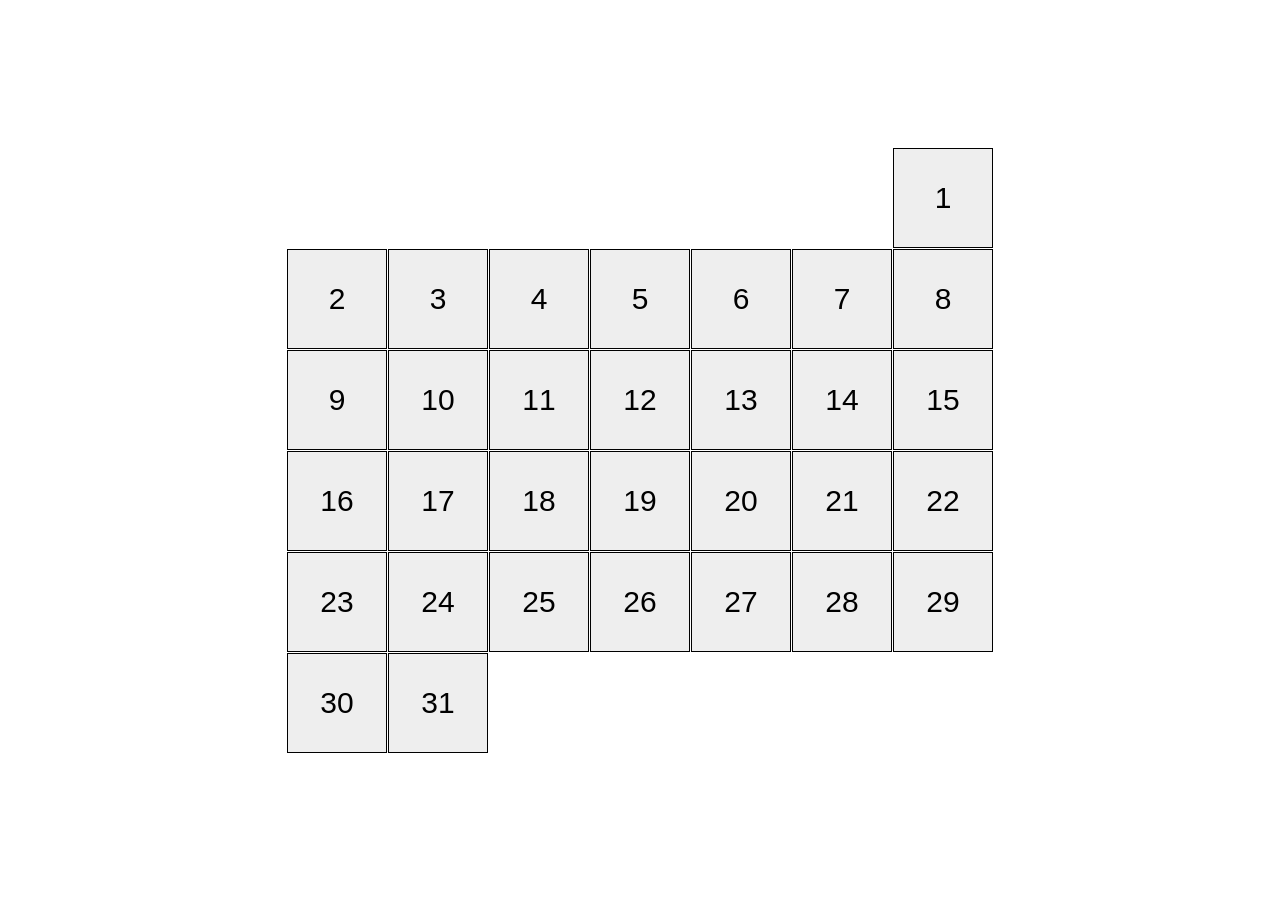
<file: index.html>
<!doctype html><html lang="en"><head><meta charset="utf-8"><meta name="viewport" content="width=device-width, initial-scale=1.0"><title>Calendar</title><link rel="stylesheet" href="index.0f4d9acc.css"></head><body> <main class="wrapper"> <div class="calendar calendar--month-length-31 calendar--start-day-sun"> <div class="calendar__day"></div> <div class="calendar__day"></div> <div class="calendar__day"></div> <div class="calendar__day"></div> <div class="calendar__day"></div> <div class="calendar__day"></div> <div class="calendar__day"></div> <div class="calendar__day"></div> <div class="calendar__day"></div> <div class="calendar__day"></div> <div class="calendar__day"></div> <div class="calendar__day"></div> <div class="calendar__day"></div> <div class="calendar__day"></div> <div class="calendar__day"></div> <div class="calendar__day"></div> <div class="calendar__day"></div> <div class="calendar__day"></div> <div class="calendar__day"></div> <div class="calendar__day"></div> <div class="calendar__day"></div> <div class="calendar__day"></div> <div class="calendar__day"></div> <div class="calendar__day"></div> <div class="calendar__day"></div> <div class="calendar__day"></div> <div class="calendar__day"></div> <div class="calendar__day"></div> <div class="calendar__day"></div> <div class="calendar__day"></div> <div class="calendar__day"></div> </div> </main> </body></html>
</file>
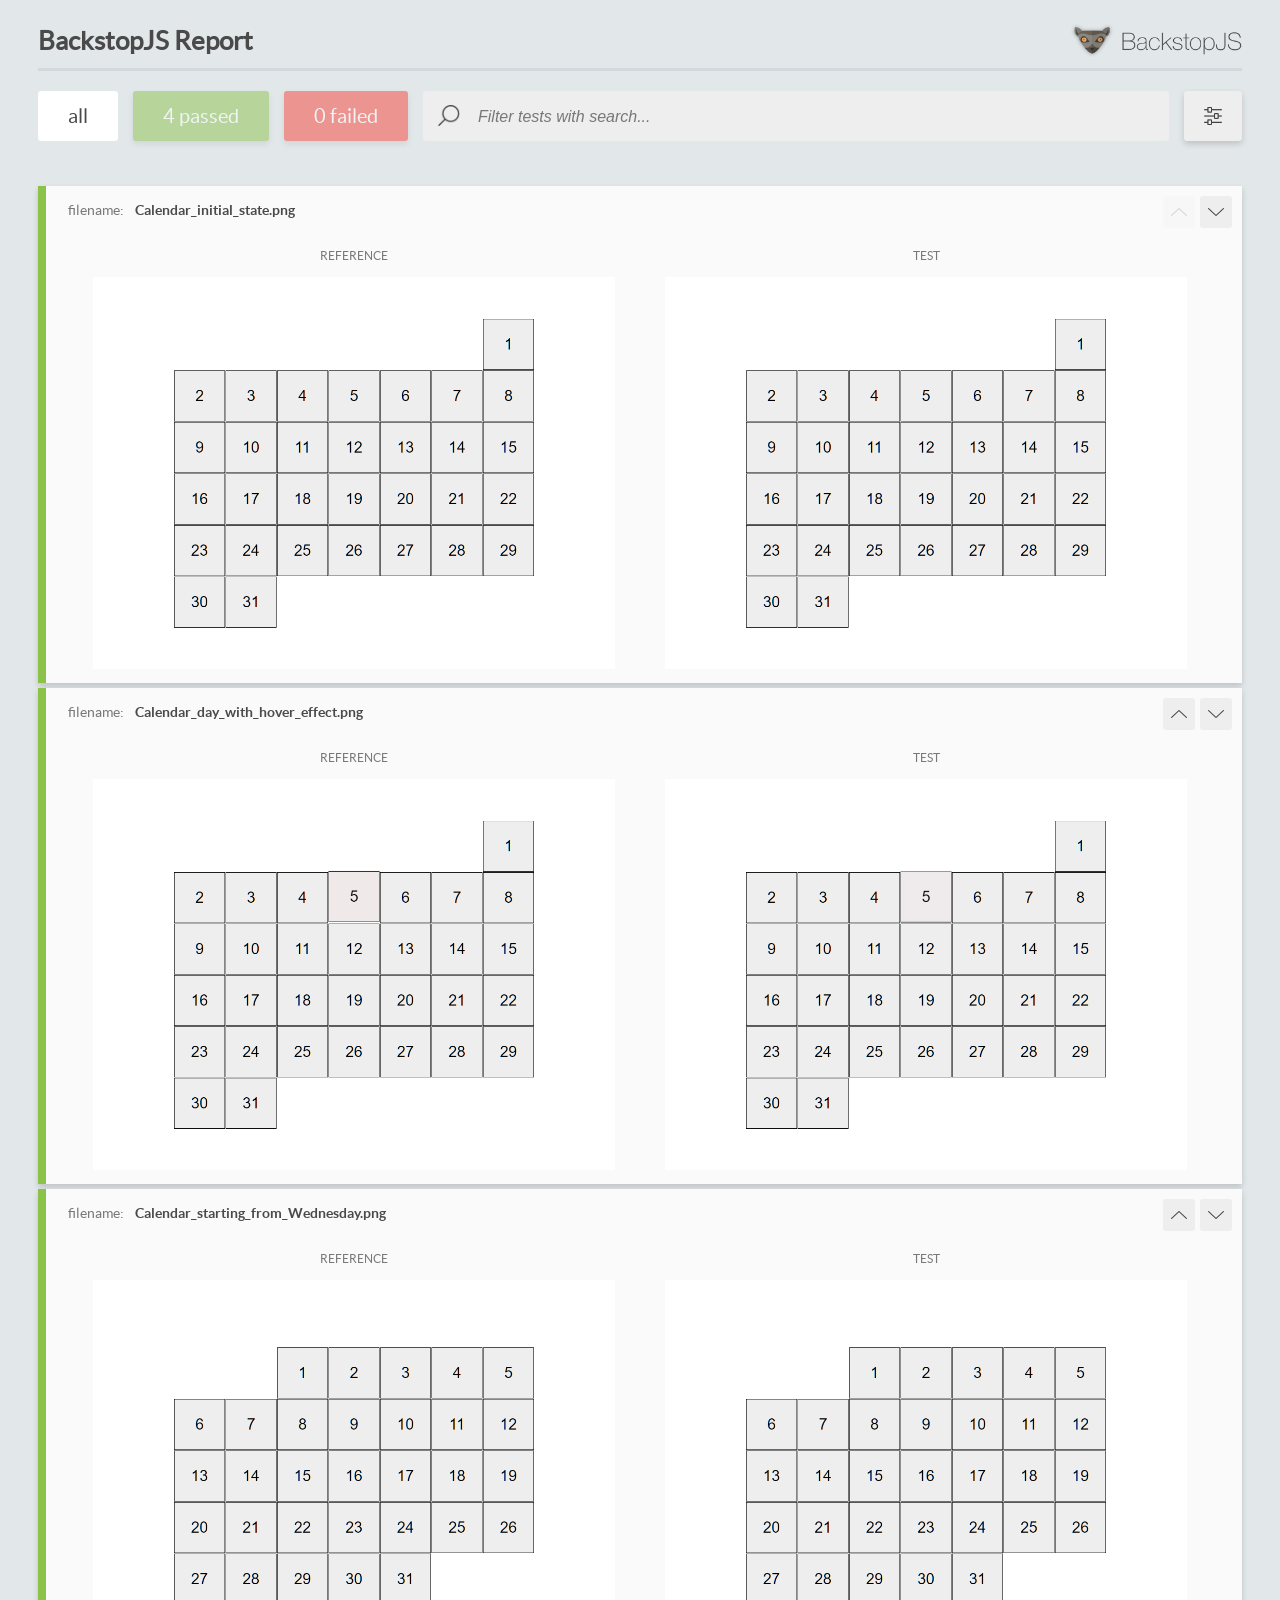
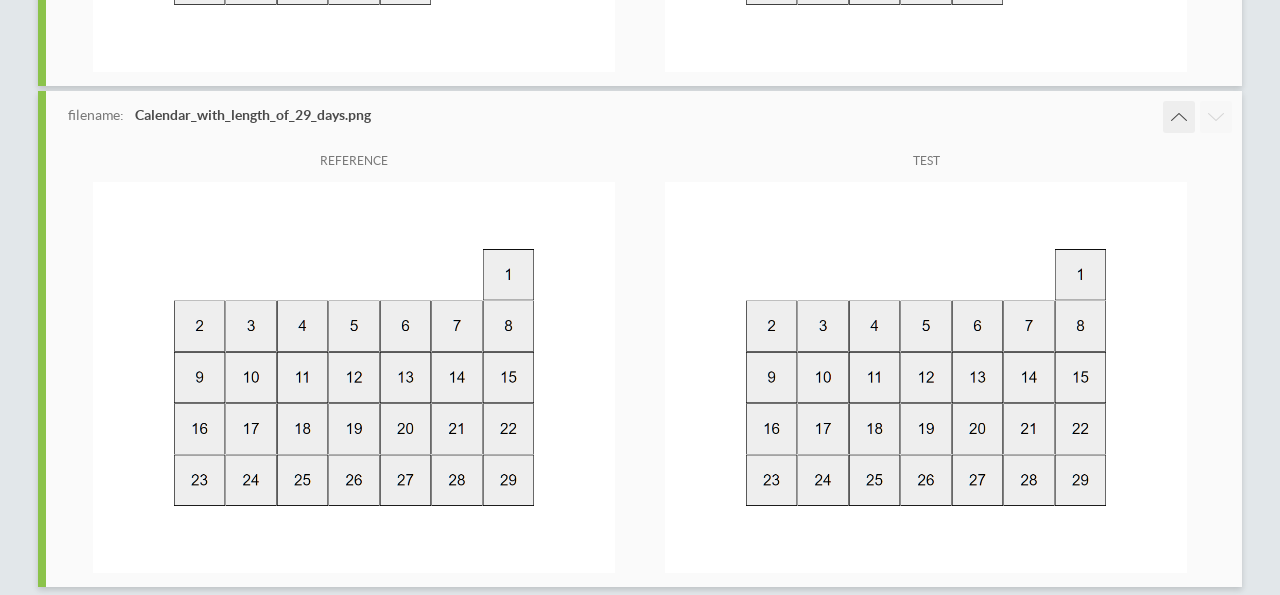
<file: report/html_report/index.html>
<!DOCTYPE html>
<html>
  <head>
    <meta charset="utf-8">
    <!-- Disable Cache -->
    <meta http-equiv="Cache-Control" content="no-cache, no-store, must-revalidate">
    <meta http-equiv="Pragma" content="no-cache">
    <meta http-equiv="Expires" content="0">

    <title>BackstopJS Report</title>

    <style>
      @font-face {
          font-family: 'latoregular';
          src: url('./assets/fonts/lato-regular-webfont.woff2') format('woff2'),
              url('./assets/fonts/lato-regular-webfont.woff') format('woff');
          font-weight: 400;
          font-style: normal;
      }
      @font-face {
          font-family: 'latobold';
          src: url('./assets/fonts/lato-bold-webfont.woff2') format('woff2'),
              url('./assets/fonts/lato-bold-webfont.woff') format('woff');
          font-weight: 700;
          font-style: normal;
      }

      .ReactModal__Body--open {
          overflow: hidden;
      }
      .ReactModal__Body--open .header {
        display: none;
      }

    </style>
  </head>
  <body style="background-color: #E2E7EA">
    <div id="root">

    </div>
    <script>
      function report (report) { // eslint-disable-line no-unused-vars
        window.tests = report;
      }
    </script>
    <script src="config.js"></script>
    <script src="index_bundle.js"></script>
  </body>
</html>
</file>
<file: index.0f4d9acc.css>
.calendar{flex-wrap:wrap;gap:1px;width:706px;display:flex}.calendar--start-day-mon .calendar__day:first-child{margin-left:0}.calendar--start-day-tue .calendar__day:first-child{margin-left:101px}.calendar--start-day-wed .calendar__day:first-child{margin-left:202px}.calendar--start-day-thu .calendar__day:first-child{margin-left:303px}.calendar--start-day-fri .calendar__day:first-child{margin-left:404px}.calendar--start-day-sat .calendar__day:first-child{margin-left:505px}.calendar--start-day-sun .calendar__day:first-child{margin-left:606px}.calendar--month-length-28 .calendar__day:nth-child(n+29),.calendar--month-length-29 .calendar__day:nth-child(n+30),.calendar--month-length-30 .calendar__day:nth-child(n+31),.calendar--month-length-31 .calendar__day:nth-child(n+32){display:none}.calendar__day{box-sizing:border-box;background:#eee;border:1px solid #000;justify-content:center;align-items:center;width:100px;height:100px;font-family:Arial,sans-serif;font-size:30px;transition:all .5s;display:flex}.calendar__day:hover{background:#ffbfcb;transform:translateY(-20px)}.calendar__day:first-child:before{content:"1"}.calendar__day:nth-child(2):before{content:"2"}.calendar__day:nth-child(3):before{content:"3"}.calendar__day:nth-child(4):before{content:"4"}.calendar__day:nth-child(5):before{content:"5"}.calendar__day:nth-child(6):before{content:"6"}.calendar__day:nth-child(7):before{content:"7"}.calendar__day:nth-child(8):before{content:"8"}.calendar__day:nth-child(9):before{content:"9"}.calendar__day:nth-child(10):before{content:"10"}.calendar__day:nth-child(11):before{content:"11"}.calendar__day:nth-child(12):before{content:"12"}.calendar__day:nth-child(13):before{content:"13"}.calendar__day:nth-child(14):before{content:"14"}.calendar__day:nth-child(15):before{content:"15"}.calendar__day:nth-child(16):before{content:"16"}.calendar__day:nth-child(17):before{content:"17"}.calendar__day:nth-child(18):before{content:"18"}.calendar__day:nth-child(19):before{content:"19"}.calendar__day:nth-child(20):before{content:"20"}.calendar__day:nth-child(21):before{content:"21"}.calendar__day:nth-child(22):before{content:"22"}.calendar__day:nth-child(23):before{content:"23"}.calendar__day:nth-child(24):before{content:"24"}.calendar__day:nth-child(25):before{content:"25"}.calendar__day:nth-child(26):before{content:"26"}.calendar__day:nth-child(27):before{content:"27"}.calendar__day:nth-child(28):before{content:"28"}.calendar__day:nth-child(29):before{content:"29"}.calendar__day:nth-child(30):before{content:"30"}.calendar__day:nth-child(31):before{content:"31"}body,html{height:100%;margin:0;padding:0}.wrapper{justify-content:center;align-items:center;height:100%;display:flex}
/*# sourceMappingURL=index.0f4d9acc.css.map */
</file>
